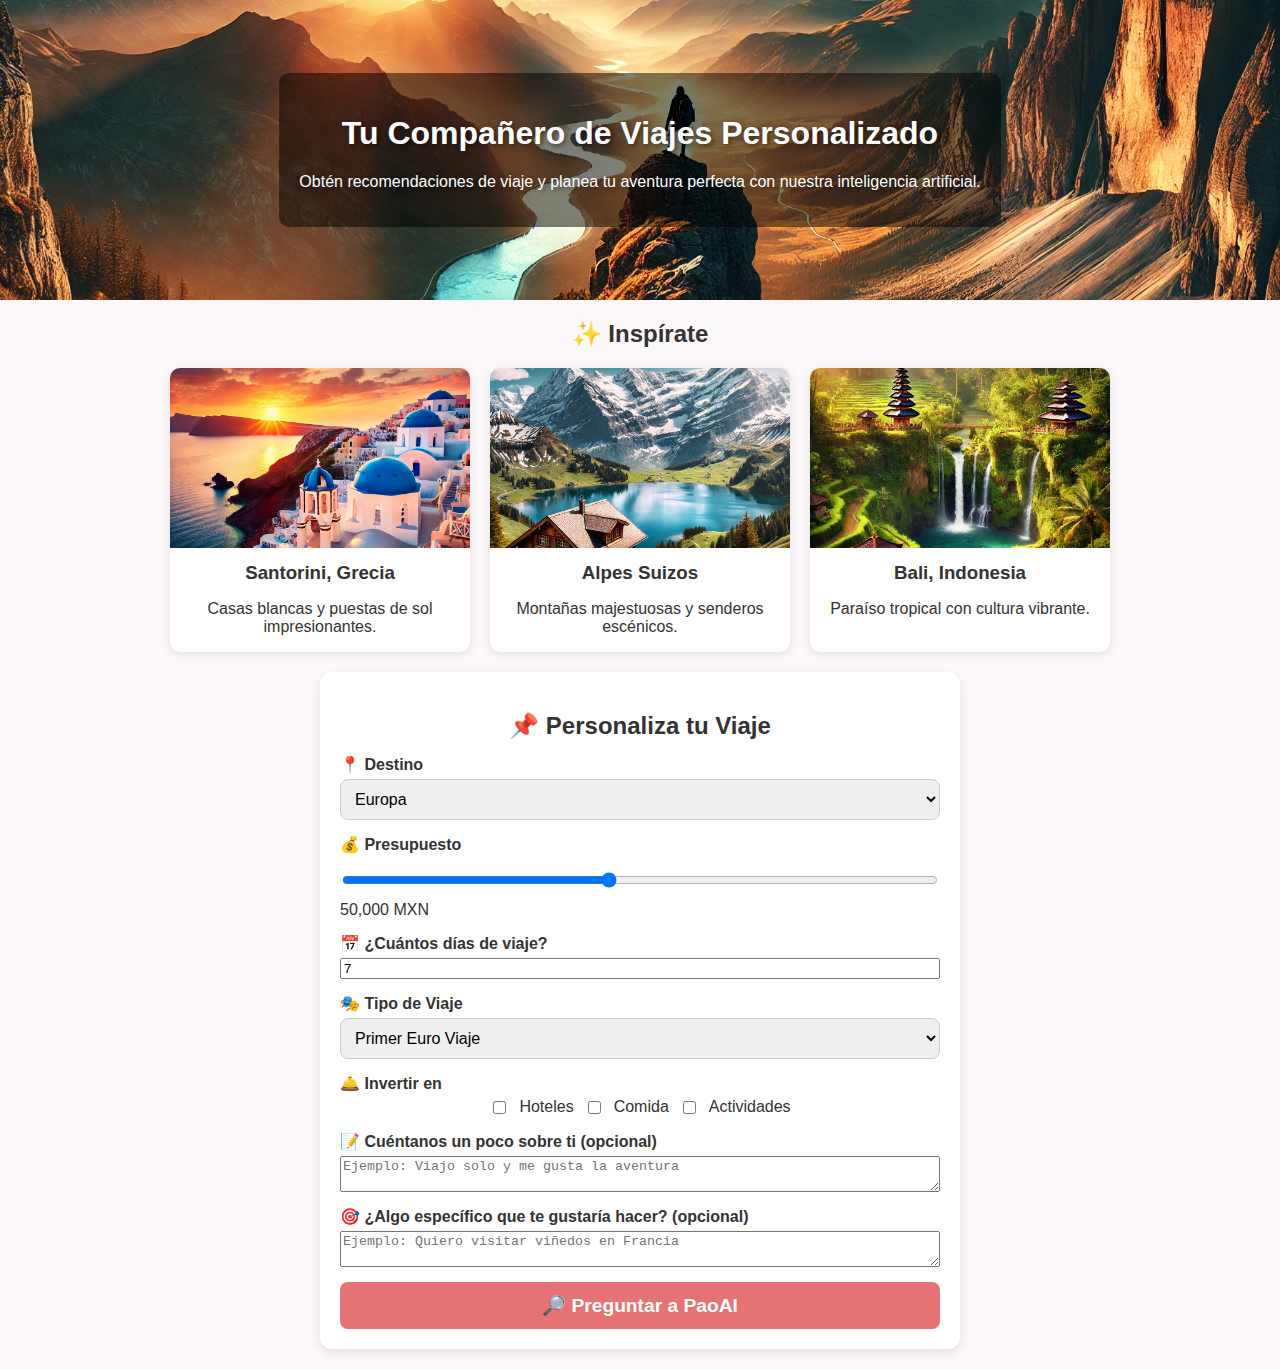
<file: index.html>
<!DOCTYPE html>
<html lang="es">
<head>
    <meta charset="UTF-8">
    <meta name="viewport" content="width=device-width, initial-scale=1.0">
    <title>Beyond The Map - Viajes Personalizados</title>
    <link rel="stylesheet" href="style.css">
</head>
<body>

    <!-- Hero Section -->
    <section id="hero">
        <div class="hero-content">
            <h1>Tu Compañero de Viajes Personalizado</h1>
            <p>Obtén recomendaciones de viaje y planea tu aventura perfecta con nuestra inteligencia artificial.</p>
        </div>
    </section>

    <!-- Sección Inspiracional -->
    <section id="inspiration">
        <h2>✨ Inspírate</h2>
        <div class="grid">
            <div class="card">
                <img src="img/santorini.jpg" alt="Santorini, Grecia">
                <h3>Santorini, Grecia</h3>
                <p>Casas blancas y puestas de sol impresionantes.</p>
            </div>
            <div class="card">
                <img src="img/swiss-alps.jpg" alt="Alpes Suizos">
                <h3>Alpes Suizos</h3>
                <p>Montañas majestuosas y senderos escénicos.</p>
            </div>
            <div class="card">
                <img src="img/bali.jpg" alt="Bali, Indonesia">
                <h3>Bali, Indonesia</h3>
                <p>Paraíso tropical con cultura vibrante.</p>
            </div>
        </div>
    </section>

    <!-- Filtros de Viaje -->
    <section id="filters">
        <h2>📌 Personaliza tu Viaje</h2>
        <form id="travel-form">
            <div class="filter">
                <label>📍 Destino</label>
                <select id="region">
                    <option value="Europa">Europa</option>
                    <option value="Américas">Américas</option>
                    <option value="Asia">Asia</option>
                </select>
            </div>

            <div class="filter">
                <label>💰 Presupuesto</label>
                <input type="range" id="budget" min="10000" max="100000" step="5000" value="50000">
                <span id="budget-value">50,000 MXN</span>
            </div>

            <div class="filter">
                <label>📅 ¿Cuántos días de viaje?</label>
                <input type="number" id="days" min="1" max="30" value="7">
            </div>

            <div class="filter">
                <label>🎭 Tipo de Viaje</label>
                <select id="trip-type">
                    <option value="Primer Euro Viaje">Primer Euro Viaje</option>
                    <option value="Destinos poco comunes">Destinos poco comunes</option>
                </select>
            </div>

            <div class="filter">
                <label>🛎️ Invertir en</label>
                <div class="checkbox-group">
                    <input type="checkbox" name="invest" value="Hoteles"> Hoteles
                    <input type="checkbox" name="invest" value="Comida"> Comida
                    <input type="checkbox" name="invest" value="Actividades"> Actividades
                </div>
            </div>

            <div class="filter">
                <label>📝 Cuéntanos un poco sobre ti (opcional)</label>
                <textarea id="about-you" placeholder="Ejemplo: Viajo solo y me gusta la aventura"></textarea>
            </div>

            <div class="filter">
                <label>🎯 ¿Algo específico que te gustaría hacer? (opcional)</label>
                <textarea id="special-requests" placeholder="Ejemplo: Quiero visitar viñedos en Francia"></textarea>
            </div>

            <button type="submit">🔎 Preguntar a PaoAI</button>
        </form>
    </section>

    <script src="script.js"></script>
</body>
</html>
</file>
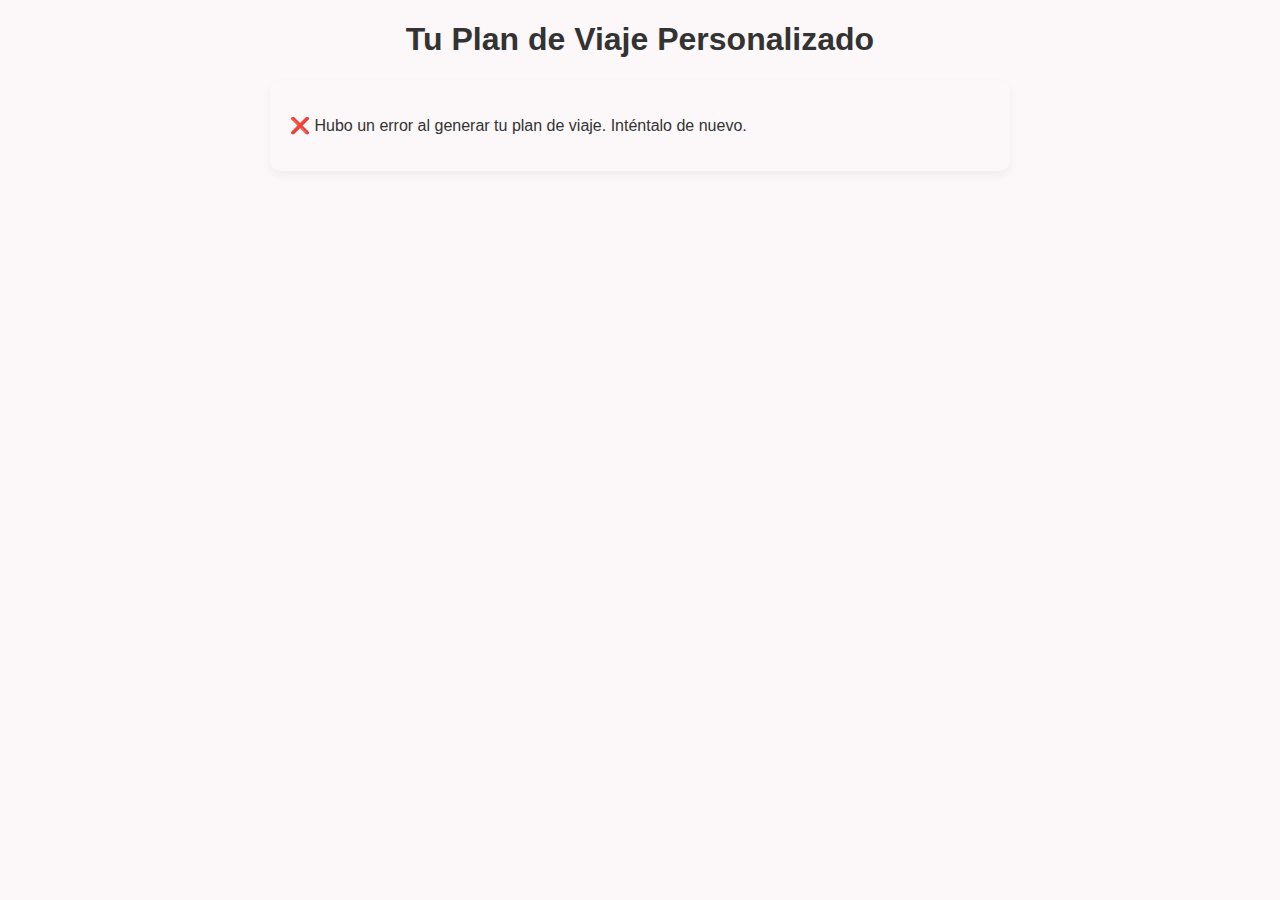
<file: chat.html>
<!DOCTYPE html>
<html lang="es">
<head>
    <meta charset="UTF-8">
    <meta name="viewport" content="width=device-width, initial-scale=1.0">
    <title>Tu Plan de Viaje - PaoAI</title>
    <link rel="stylesheet" href="style.css">
</head>
<body>
    <header>
        <h1>Tu Plan de Viaje Personalizado</h1>
    </header>

    <!-- Imagen de carga -->
    <div id="loading">
        <img src="img/loading.gif" alt="Generando tu plan...">
        <p>Generando tu itinerario, por favor espera...</p>
    </div>

    <!-- Contenedor donde se mostrará la respuesta -->
    <div id="plan-container" class="hidden"></div>

    <script src="plan.js"></script>
</body>
</html>
</file>
<file: style.css>
/* 🔹 Estilos Generales */
body {
    font-family: Arial, sans-serif;
    background-color: #fcf7f8;
    color: #333;
    text-align: center;
    margin: 0;
}

/* 🔹 Hero Section */
#hero {
    background: url("img/hero.jpg") center/cover no-repeat;
    height: 300px;
    display: flex;
    justify-content: center;
    align-items: center;
    color: white;
    text-shadow: 2px 2px 5px rgba(0, 0, 0, 0.5);
}

.hero-content {
    background: rgba(0, 0, 0, 0.5);
    padding: 20px;
    border-radius: 10px;
}

/* 🔹 Sección Inspiracional */
.grid {
    display: flex;
    justify-content: center;
    gap: 20px;
    margin: 20px 0;
    flex-wrap: wrap; /* Permite que las tarjetas se acomoden mejor en pantallas pequeñas */
}

.card {
    background: white;
    border-radius: 10px;
    box-shadow: 0 2px 10px rgba(0, 0, 0, 0.1);
    overflow: hidden;
    width: 300px;
}

.card img {
    width: 100%;
    height: 180px;
    object-fit: cover;
}

.card h3 {
    margin: 10px 0;
}

/* 🔹 Filtros de Viaje */
#filters {
    margin: 20px auto;
    max-width: 600px;
    background: white;
    padding: 20px;
    border-radius: 12px;
    box-shadow: 0 4px 10px rgba(0, 0, 0, 0.1);
}

#filters h2 {
    font-size: 1.5rem;
    margin-bottom: 15px;
}

/* 🔹 Mejor distribución de los filtros */
#travel-form {
    display: flex;
    flex-direction: column;
    gap: 15px;
}

.filter {
    display: flex;
    flex-direction: column;
    text-align: left;
}

.filter label {
    font-weight: bold;
    margin-bottom: 5px;
}

/* 🔹 Estilización de inputs y selects */
select, input[type="range"] {
    padding: 10px;
    border: 1px solid #ccc;
    border-radius: 8px;
    font-size: 1rem;
}

/* 🔹 Mejor distribución de los checkboxes */
.checkbox-group {
    display: flex;
    justify-content: center;
    flex-wrap: wrap;
    gap: 10px;
}

/* 🔹 Botón Mejorado */
button {
    background-color: #e57373;
    color: white;
    font-size: 1.2rem;
    font-weight: bold;
    padding: 12px;
    border-radius: 8px;
    border: none;
    cursor: pointer;
    transition: background 0.3s ease, transform 0.2s ease;
}

button:hover {
    background-color: #d32f2f;
    transform: scale(1.05);
}

/* 🔹 Responsividad */
@media (max-width: 600px) {
    #filters {
        max-width: 90%;
    }

    .grid {
        flex-direction: column;
        align-items: center;
    }

    .card {
        width: 90%;
    }
}

/* 🔹 Estilos para el plan de viaje */
#plan-container {
    text-align: left;
    padding: 20px;
    max-width: 700px;
    margin: auto;
    background-color: #fcf7f8; /* Fondo suave */
    border-radius: 10px;
    box-shadow: 0 4px 10px rgba(0, 0, 0, 0.05);
}

.plan-container h1 {
    font-size: 24px;
    color: #722f37;
    text-align: center;
}

.plan-container h2 {
    font-size: 20px;
    color: #b56576;
    border-bottom: 2px solid #b56576;
    padding-bottom: 5px;
    margin-top: 20px;
}

.plan-container p, .plan-container ul {
    font-size: 16px;
    line-height: 1.6;
}

.cta {
    display: block;
    text-align: center;
    background-color: #b56576;
    color: white;
    padding: 10px;
    border-radius: 5px;
    text-decoration: none;
    margin-top: 20px;
    font-weight: bold;
}

.cta:hover {
    background-color: #933b4d;
}

/* 🔹 Mejor separación de secciones con líneas rosadas */
.section-divider {
    height: 4px;
    background-color: #f8c8dc;
    margin: 10px 0 20px;
    border-radius: 5px;
}

/* 🔹 Lista con bullets bien estilizados */
.styled-list {
    list-style: none;
    padding: 0;
    text-align: left;
}

.styled-list li {
    position: relative;
    padding-left: 25px;
    margin-bottom: 10px;
    font-size: 16px;
    line-height: 1.6;
}

.styled-list li::before {
    content: "•"; 
    position: absolute;
    left: 0;
    color: #d45d79;
    font-size: 22px;
    font-weight: bold;
}
</file>
